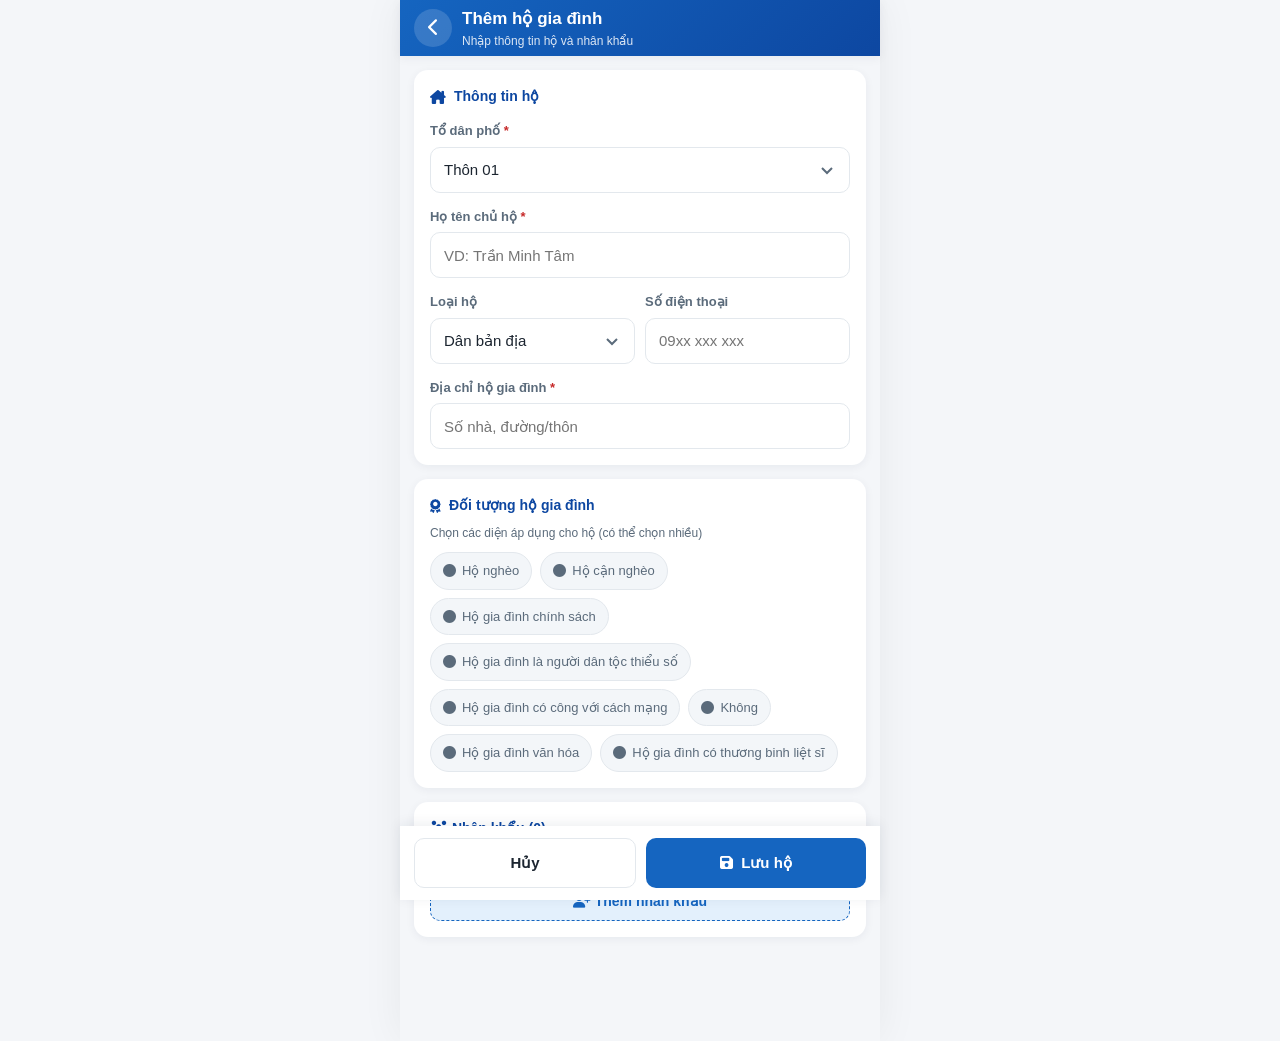
<file: ho-gia-dinh-form.html>
<!DOCTYPE html>
<html lang="vi">
<head>
  <meta charset="UTF-8" />
  <meta name="viewport" content="width=device-width, initial-scale=1.0, maximum-scale=1.0, user-scalable=no" />
  <meta name="theme-color" content="#0d47a1" />
  <title>Thông tin hộ gia đình</title>
  <link rel="stylesheet" href="https://cdnjs.cloudflare.com/ajax/libs/font-awesome/6.5.1/css/all.min.css" />
  <link rel="stylesheet" href="css/style.css" />
</head>
<body class="page-form">
  <div class="app">
    <header class="app-header">
      <a href="ho-gia-dinh.html" class="icon-btn" title="Quay lại"><i class="fa-solid fa-chevron-left"></i></a>
      <div style="flex:1">
        <div class="title" id="hdrTitle">Thêm hộ gia đình</div>
        <div class="sub" id="hdrSub">Nhập thông tin hộ và nhân khẩu</div>
      </div>
    </header>

    <main class="content">
      <form id="hoForm" autocomplete="off">
        <!-- Thông tin hộ -->
        <div class="card-form">
          <div class="form-section-title"><i class="fa-solid fa-house-chimney"></i> Thông tin hộ</div>

          <div class="form-group">
            <label>Tổ dân phố <span class="req">*</span></label>
            <select class="form-control" id="departmentId" required></select>
          </div>

          <div class="form-group">
            <label>Họ tên chủ hộ <span class="req">*</span></label>
            <input type="text" class="form-control" id="owner" placeholder="VD: Trần Minh Tâm" required />
          </div>

          <div class="form-row">
            <div class="form-group">
              <label>Loại hộ</label>
              <select class="form-control" id="familyTypeId"></select>
            </div>
            <div class="form-group">
              <label>Số điện thoại</label>
              <input type="tel" class="form-control" id="phone" placeholder="09xx xxx xxx" />
            </div>
          </div>

          <div class="form-group" style="margin-bottom:0">
            <label>Địa chỉ hộ gia đình <span class="req">*</span></label>
            <input type="text" class="form-control" id="address" placeholder="Số nhà, đường/thôn" required />
          </div>
        </div>

        <!-- Đối tượng hộ gia đình -->
        <div class="card-form">
          <div class="form-section-title"><i class="fa-solid fa-award"></i> Đối tượng hộ gia đình</div>
          <div class="hint" style="margin:-6px 0 10px;">Chọn các diện áp dụng cho hộ (có thể chọn nhiều)</div>
          <div class="check-grid" id="policyGrid"></div>
        </div>

        <!-- Nhân khẩu -->
        <div class="card-form">
          <div class="form-section-title" style="justify-content:space-between;">
            <span><i class="fa-solid fa-users"></i> Nhân khẩu (<span id="mCount">0</span>)</span>
          </div>
          <div id="memberList"></div>
          <button type="button" class="btn-add-inline" id="btnAddMember"><i class="fa-solid fa-user-plus"></i> Thêm nhân khẩu</button>
        </div>
      </form>
    </main>

    <div class="form-actions">
      <a href="ho-gia-dinh.html" class="btn btn-light">Hủy</a>
      <button type="button" class="btn btn-primary" id="btnSave"><i class="fa-solid fa-floppy-disk"></i> Lưu hộ</button>
    </div>
  </div>

  <!-- Sheet thêm/sửa nhân khẩu -->
  <div id="memberSheet" class="sheet" style="display:none;">
    <div class="sheet-backdrop" id="sheetBackdrop"></div>
    <div class="sheet-panel">
      <div class="sheet-handle"></div>
      <div class="sheet-title" id="sheetTitle">Thêm nhân khẩu</div>

      <div class="form-group">
        <label>Họ và tên <span class="req">*</span></label>
        <input type="text" class="form-control" id="mTen" placeholder="Họ tên đầy đủ" />
      </div>
      <div class="form-row">
        <div class="form-group">
          <label>Quan hệ với chủ hộ</label>
          <select class="form-control" id="mQuanHe"></select>
        </div>
        <div class="form-group">
          <label>Giới tính</label>
          <select class="form-control" id="mGioiTinh"></select>
        </div>
      </div>
      <div class="form-row">
        <div class="form-group">
          <label>Ngày sinh</label>
          <input type="date" class="form-control" id="mNgaySinh" />
        </div>
        <div class="form-group">
          <label>Dân tộc</label>
          <select class="form-control" id="mDanToc"></select>
        </div>
      </div>

      <div class="sub-divider">Giấy tờ tùy thân</div>
      <div class="form-group">
        <label>Số CCCD/CMND</label>
        <input type="text" class="form-control" id="mCccd" inputmode="numeric" placeholder="12 chữ số" />
      </div>
      <div class="form-row">
        <div class="form-group">
          <label>Ngày cấp</label>
          <input type="date" class="form-control" id="mNgayCap" />
        </div>
        <div class="form-group">
          <label>Nơi cấp</label>
          <input type="text" class="form-control" id="mNoiCap" placeholder="VD: Cục CS QLHC" />
        </div>
      </div>

      <div class="sub-divider">Học vấn &amp; nghề nghiệp</div>
      <div class="form-row">
        <div class="form-group">
          <label>Học vấn</label>
          <select class="form-control" id="mHocVan"></select>
        </div>
        <div class="form-group">
          <label>Chuyên môn</label>
          <select class="form-control" id="mChuyenMon"></select>
        </div>
      </div>
      <div class="form-row">
        <div class="form-group">
          <label>Nghề nghiệp</label>
          <select class="form-control" id="mNghe"></select>
        </div>
        <div class="form-group">
          <label>Tôn giáo</label>
          <select class="form-control" id="mTonGiao"></select>
        </div>
      </div>
      <div class="form-group">
        <label>Nhóm máu</label>
        <select class="form-control" id="mNhomMau"></select>
      </div>

      <div class="sub-divider">Khác</div>
      <label class="check-row">
        <input type="checkbox" id="mDangVien" /> <span>Là Đảng viên</span>
      </label>
      <div class="form-group" style="margin-top:8px;">
        <label>Đối tượng chính sách cá nhân</label>
        <div class="check-grid" id="mPolicyGrid"></div>
      </div>

      <div style="display:flex; gap:10px; margin-top:14px;">
        <button type="button" class="btn btn-light" style="flex:1" id="sheetCancel">Hủy</button>
        <button type="button" class="btn btn-primary" style="flex:1" id="sheetSave">Lưu nhân khẩu</button>
      </div>
    </div>
  </div>

  <script src="js/data.js"></script>
  <script>
    let members = [];
    let editingIndex = -1;
    let policySelected = new Set();
    let mPolicySelected = new Set();

    // Đổ select danh mục thông tin hộ
    fillSelect(document.getElementById("departmentId"), "toDanPho", TDP_INFO.departmentId);
    fillSelect(document.getElementById("familyTypeId"), "loaiHo", 1);

    // Lưới đối tượng hộ
    function renderPolicyGrid() {
      document.getElementById("policyGrid").innerHTML = DM.doiTuongHo.map((x) => `
        <label class="check-chip ${policySelected.has(x.id) ? "on" : ""}" data-id="${x.id}">
          <i class="fa-solid ${policySelected.has(x.id) ? "fa-circle-check" : "fa-circle"}"></i> ${x.ten}
        </label>`).join("");
    }
    document.getElementById("policyGrid").addEventListener("click", (e) => {
      const c = e.target.closest(".check-chip"); if (!c) return;
      const id = Number(c.dataset.id);
      policySelected.has(id) ? policySelected.delete(id) : policySelected.add(id);
      renderPolicyGrid();
    });

    // Nạp dữ liệu nếu sửa
    const id = layThamSo("id");
    if (id) {
      const ho = timHo(id);
      if (ho) {
        document.getElementById("hdrTitle").textContent = "Sửa hộ gia đình";
        document.getElementById("hdrSub").textContent = ho.Owner;
        document.getElementById("owner").value = ho.Owner;
        document.getElementById("phone").value = ho.Phone || "";
        document.getElementById("address").value = ho.Address || "";
        fillSelect(document.getElementById("departmentId"), "toDanPho", ho.DepartmentId);
        fillSelect(document.getElementById("familyTypeId"), "loaiHo", ho.FamilyTypeId);
        policySelected = new Set(ho.policyTypeIds || []);
        members = JSON.parse(JSON.stringify(ho.members || []));
      }
    }
    renderPolicyGrid();

    function renderMembers() {
      document.getElementById("mCount").textContent = members.length;
      const box = document.getElementById("memberList");
      if (!members.length) {
        box.innerHTML = '<div class="hint" style="margin-bottom:10px;">Chưa có nhân khẩu. Bấm nút bên dưới để thêm.</div>';
        return;
      }
      box.innerHTML = members.map((m, i) => {
        const t = tuoi(m.DateOfBirth);
        return `
        <div class="member-item" data-i="${i}">
          <div class="mi-head">
            <div class="mi-name">${m.FullName} <span class="badge gray">${tenDM("quanHe", m.RelationshipId)}</span></div>
            <button type="button" class="del" data-del="${i}" title="Xóa"><i class="fa-solid fa-trash-can"></i></button>
          </div>
          <div class="mi-meta">${tenDM("gioiTinh", m.SexId)} · ${dinhDangNgay(m.DateOfBirth)}${t !== null ? " (" + t + "t)" : ""} · ${tenDM("ngheNghiep", m.JobId) || "—"}</div>
          ${m.IdentityId ? `<div class="mi-meta"><i class="fa-solid fa-id-card"></i> ${m.IdentityId}</div>` : ""}
        </div>`;
      }).join("");
    }

    /* ----- Sheet ----- */
    function fillMemberSelects() {
      fillSelect(document.getElementById("mQuanHe"), "quanHe");
      fillSelect(document.getElementById("mGioiTinh"), "gioiTinh");
      fillSelect(document.getElementById("mDanToc"), "danToc");
      fillSelect(document.getElementById("mHocVan"), "hocVan", "", "—");
      fillSelect(document.getElementById("mChuyenMon"), "chuyenMon", "", "—");
      fillSelect(document.getElementById("mNghe"), "ngheNghiep", "", "—");
      fillSelect(document.getElementById("mTonGiao"), "tonGiao");
      fillSelect(document.getElementById("mNhomMau"), "nhomMau", "", "—");
    }
    function renderMPolicy() {
      document.getElementById("mPolicyGrid").innerHTML = DM.doiTuongCaNhan.map((x) => `
        <label class="check-chip ${mPolicySelected.has(x.id) ? "on" : ""}" data-id="${x.id}">
          <i class="fa-solid ${mPolicySelected.has(x.id) ? "fa-circle-check" : "fa-circle"}"></i> ${x.ten}
        </label>`).join("");
    }
    document.getElementById("mPolicyGrid").addEventListener("click", (e) => {
      const c = e.target.closest(".check-chip"); if (!c) return;
      const id = Number(c.dataset.id);
      mPolicySelected.has(id) ? mPolicySelected.delete(id) : mPolicySelected.add(id);
      renderMPolicy();
    });

    function openSheet(index) {
      editingIndex = index;
      const m = index >= 0 ? members[index] : null;
      fillMemberSelects();
      mPolicySelected = new Set(m && m.personalPolicyIds ? m.personalPolicyIds : []);
      renderMPolicy();
      document.getElementById("sheetTitle").textContent = m ? "Sửa nhân khẩu" : "Thêm nhân khẩu";
      document.getElementById("mTen").value = m ? m.FullName : "";
      document.getElementById("mQuanHe").value = m ? m.RelationshipId : (members.length === 0 ? 1 : 4);
      document.getElementById("mGioiTinh").value = m ? m.SexId : 2;
      document.getElementById("mNgaySinh").value = m ? (m.DateOfBirth || "") : "";
      document.getElementById("mDanToc").value = m ? (m.RaceId || 1) : 1;
      document.getElementById("mCccd").value = m ? (m.IdentityId || "") : "";
      document.getElementById("mNgayCap").value = m ? (m.IdentityDate || "") : "";
      document.getElementById("mNoiCap").value = m ? (m.IndetityLocation || "") : "";
      document.getElementById("mHocVan").value = m ? (m.EducationId || "") : "";
      document.getElementById("mChuyenMon").value = m ? (m.SpecialisationId || "") : "";
      document.getElementById("mNghe").value = m ? (m.JobId || "") : "";
      document.getElementById("mTonGiao").value = m ? (m.ReligionId || 1) : 1;
      document.getElementById("mNhomMau").value = m ? (m.BloodTypeId || "") : "";
      document.getElementById("mDangVien").checked = m ? !!m.isCommunist : false;
      document.getElementById("memberSheet").style.display = "block";
      document.querySelector(".sheet-panel").scrollTop = 0;
    }
    function closeSheet() { document.getElementById("memberSheet").style.display = "none"; }

    document.getElementById("btnAddMember").addEventListener("click", () => openSheet(-1));
    document.getElementById("sheetCancel").addEventListener("click", closeSheet);
    document.getElementById("sheetBackdrop").addEventListener("click", closeSheet);

    document.getElementById("memberList").addEventListener("click", (e) => {
      const del = e.target.closest("[data-del]");
      if (del) {
        e.stopPropagation();
        if (confirm("Xóa nhân khẩu này?")) { members.splice(Number(del.dataset.del), 1); renderMembers(); }
        return;
      }
      const item = e.target.closest(".member-item");
      if (item) openSheet(Number(item.dataset.i));
    });

    document.getElementById("sheetSave").addEventListener("click", () => {
      const ten = document.getElementById("mTen").value.trim();
      if (!ten) { alert("Vui lòng nhập họ tên nhân khẩu."); return; }
      const m = {
        FullName: ten,
        RelationshipId: Number(document.getElementById("mQuanHe").value),
        SexId: Number(document.getElementById("mGioiTinh").value),
        DateOfBirth: document.getElementById("mNgaySinh").value,
        RaceId: Number(document.getElementById("mDanToc").value),
        IdentityId: document.getElementById("mCccd").value.trim(),
        IdentityDate: document.getElementById("mNgayCap").value,
        IndetityLocation: document.getElementById("mNoiCap").value.trim(),
        EducationId: Number(document.getElementById("mHocVan").value) || null,
        SpecialisationId: Number(document.getElementById("mChuyenMon").value) || null,
        JobId: Number(document.getElementById("mNghe").value) || null,
        ReligionId: Number(document.getElementById("mTonGiao").value),
        BloodTypeId: Number(document.getElementById("mNhomMau").value) || null,
        isCommunist: document.getElementById("mDangVien").checked,
        personalPolicyIds: [...mPolicySelected],
      };
      if (editingIndex >= 0) members[editingIndex] = m; else members.push(m);
      closeSheet();
      renderMembers();
    });

    document.getElementById("btnSave").addEventListener("click", () => {
      const owner = document.getElementById("owner").value.trim();
      const address = document.getElementById("address").value.trim();
      if (!owner || !address) { alert("Vui lòng nhập Họ tên chủ hộ và Địa chỉ."); return; }
      alert("✅ Đã lưu hộ \"" + owner + "\"\n• Tổ: " + document.getElementById("departmentId").selectedOptions[0].text +
            "\n• Nhân khẩu: " + members.length +
            "\n• Đối tượng hộ: " + ([...policySelected].map((i) => tenDM("doiTuongHo", i)).join(", ") || "—") +
            "\n\n(Bản mẫu — sẽ ghi vào DB tdp_dn: family, family_member/user, family_policy_object khi nối backend.)");
      location.href = "ho-gia-dinh.html";
    });

    renderMembers();
  </script>
</body>
</html>
</file>
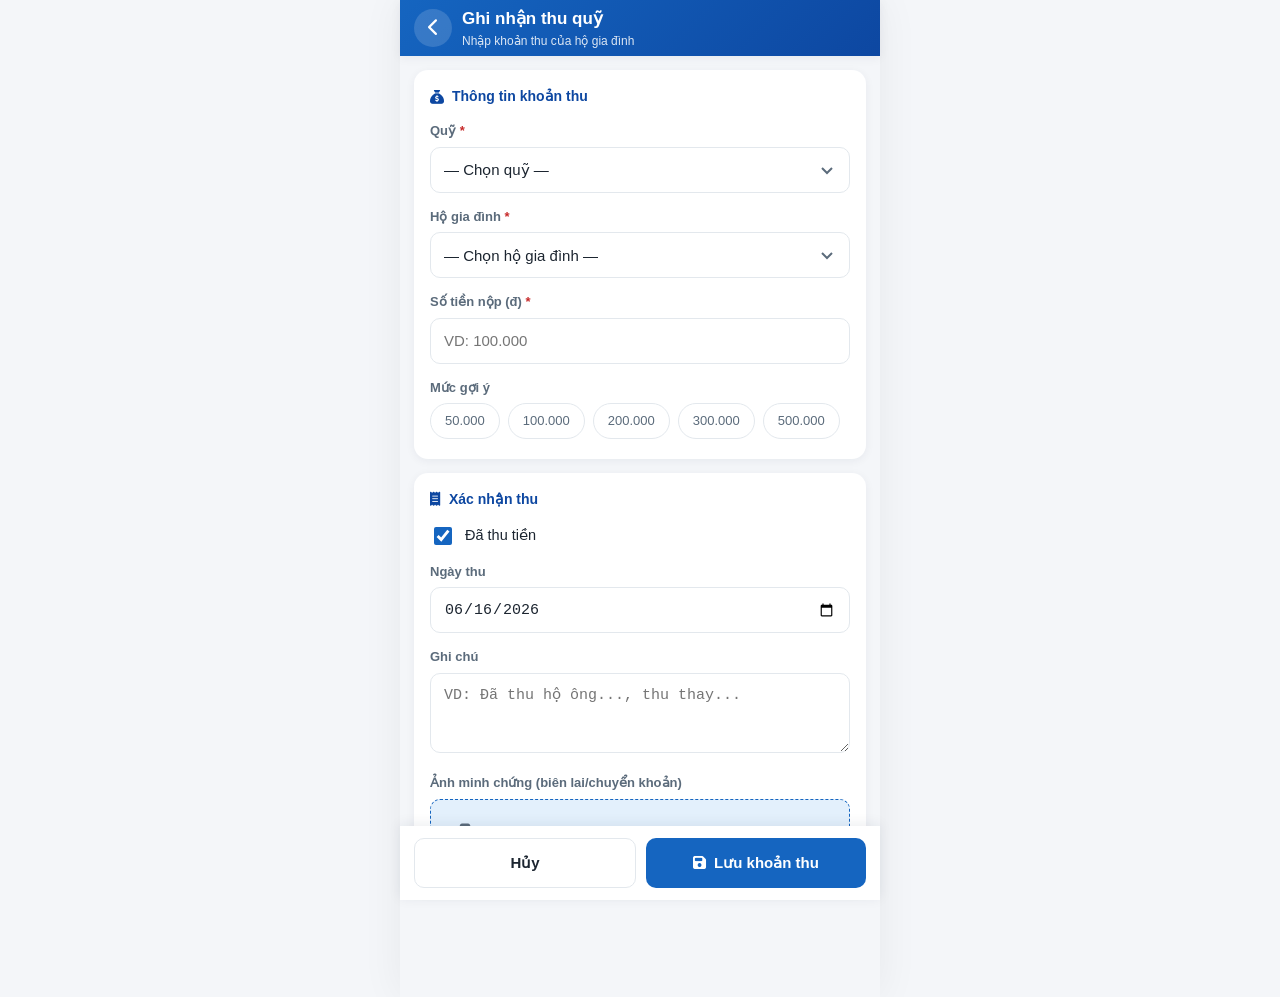
<file: thu-quy-form.html>
<!DOCTYPE html>
<html lang="vi">
<head>
  <meta charset="UTF-8" />
  <meta name="viewport" content="width=device-width, initial-scale=1.0, maximum-scale=1.0, user-scalable=no" />
  <meta name="theme-color" content="#0d47a1" />
  <title>Ghi nhận thu quỹ</title>
  <link rel="stylesheet" href="https://cdnjs.cloudflare.com/ajax/libs/font-awesome/6.5.1/css/all.min.css" />
  <link rel="stylesheet" href="css/style.css" />
</head>
<body class="page-form">
  <div class="app">
    <header class="app-header">
      <a href="thu-quy.html" class="icon-btn" title="Quay lại"><i class="fa-solid fa-chevron-left"></i></a>
      <div style="flex:1">
        <div class="title" id="hdrTitle">Ghi nhận thu quỹ</div>
        <div class="sub">Nhập khoản thu của hộ gia đình</div>
      </div>
    </header>

    <main class="content">
      <form id="quyForm" autocomplete="off">
        <div class="card-form">
          <div class="form-section-title"><i class="fa-solid fa-sack-dollar"></i> Thông tin khoản thu</div>

          <div class="form-group">
            <label>Quỹ <span class="req">*</span></label>
            <select class="form-control" id="fundId" required></select>
          </div>

          <div class="form-group">
            <label>Hộ gia đình <span class="req">*</span></label>
            <select class="form-control" id="familyId" required></select>
          </div>

          <div class="form-group">
            <label>Số tiền nộp (đ) <span class="req">*</span></label>
            <input type="text" class="form-control" id="soTien" inputmode="numeric" placeholder="VD: 100.000" />
            <div class="hint" id="dinhMucHint"></div>
          </div>

          <div class="form-group" style="margin-bottom:0">
            <label>Mức gợi ý</label>
            <div class="chip-row" id="quickAmount" style="margin-bottom:0;">
              <div class="chip" data-v="50000">50.000</div>
              <div class="chip" data-v="100000">100.000</div>
              <div class="chip" data-v="200000">200.000</div>
              <div class="chip" data-v="300000">300.000</div>
              <div class="chip" data-v="500000">500.000</div>
            </div>
          </div>
        </div>

        <div class="card-form">
          <div class="form-section-title"><i class="fa-solid fa-receipt"></i> Xác nhận thu</div>

          <label class="check-row" style="margin-bottom:14px;">
            <input type="checkbox" id="isCollected" checked /> <span>Đã thu tiền</span>
          </label>

          <div class="form-group" id="ngayThuGroup">
            <label>Ngày thu</label>
            <input type="date" class="form-control" id="ngayThu" value="2026-06-16" />
          </div>

          <div class="form-group">
            <label>Ghi chú</label>
            <textarea class="form-control" id="ghiChu" placeholder="VD: Đã thu hộ ông..., thu thay..."></textarea>
          </div>

          <div class="form-group" style="margin-bottom:0">
            <label>Ảnh minh chứng (biên lai/chuyển khoản)</label>
            <label class="upload-box" for="anhFile">
              <i class="fa-solid fa-camera"></i>
              <span id="uploadText">Chụp ảnh hoặc chọn từ thư viện</span>
            </label>
            <input type="file" id="anhFile" accept="image/*" capture="environment" hidden />
          </div>
        </div>
      </form>
    </main>

    <div class="form-actions">
      <a href="thu-quy.html" class="btn btn-light">Hủy</a>
      <button type="button" class="btn btn-primary" id="btnSave"><i class="fa-solid fa-floppy-disk"></i> Lưu khoản thu</button>
    </div>
  </div>

  <script src="js/data.js"></script>
  <script>
    const selFund = document.getElementById("fundId");
    selFund.innerHTML = '<option value="">— Chọn quỹ —</option>' +
      FUND.filter((f) => f.IsActive).map((f) => `<option value="${f.Id}">${f.FundName}</option>`).join("");

    const selFam = document.getElementById("familyId");
    selFam.innerHTML = '<option value="">— Chọn hộ gia đình —</option>' +
      FAMILY.map((f) => `<option value="${f.Id}">${f.Owner} — ${f.Address}</option>`).join("");

    const inpTien = document.getElementById("soTien");
    inpTien.addEventListener("input", () => {
      const num = inpTien.value.replace(/\D/g, "");
      inpTien.value = num ? Number(num).toLocaleString("vi-VN") : "";
    });

    // Gợi ý định mức theo quỹ
    selFund.addEventListener("change", () => {
      const f = FUND.find((x) => x.Id === Number(selFund.value));
      document.getElementById("dinhMucHint").textContent =
        f ? "Định mức quỹ: " + dinhDangTien(f.TotalAmount) + "/hộ · Hạn: " + dinhDangNgay(f.Deadline) : "";
    });

    document.getElementById("quickAmount").addEventListener("click", (e) => {
      const chip = e.target.closest(".chip"); if (!chip) return;
      document.querySelectorAll("#quickAmount .chip").forEach((c) => c.classList.remove("active"));
      chip.classList.add("active");
      inpTien.value = Number(chip.dataset.v).toLocaleString("vi-VN");
    });

    document.getElementById("isCollected").addEventListener("change", (e) => {
      document.getElementById("ngayThuGroup").style.display = e.target.checked ? "block" : "none";
    });

    document.getElementById("anhFile").addEventListener("change", (e) => {
      const f = e.target.files[0];
      document.getElementById("uploadText").textContent = f ? f.name : "Chụp ảnh hoặc chọn từ thư viện";
    });

    // Chế độ sửa
    const id = layThamSo("id");
    if (id) {
      const c = COLLECT.find((x) => x.Id === Number(id));
      if (c) {
        document.getElementById("hdrTitle").textContent = "Sửa khoản thu";
        selFund.value = c.FundId;
        selFam.value = c.FamilyId;
        selFund.dispatchEvent(new Event("change"));
        inpTien.value = (c.SubmittedAmount || 0).toLocaleString("vi-VN");
        document.getElementById("isCollected").checked = !!c.IsCollected;
        document.getElementById("ngayThuGroup").style.display = c.IsCollected ? "block" : "none";
        if (c.CollectedDate) document.getElementById("ngayThu").value = c.CollectedDate;
        document.getElementById("ghiChu").value = c.Description || "";
      }
    }

    document.getElementById("btnSave").addEventListener("click", () => {
      const fund = selFund.value, fam = selFam.value;
      const tien = inpTien.value.replace(/\D/g, "");
      if (!fund) { alert("Vui lòng chọn quỹ."); return; }
      if (!fam) { alert("Vui lòng chọn hộ gia đình."); return; }
      if (!tien || Number(tien) <= 0) { alert("Vui lòng nhập số tiền hợp lệ."); return; }
      const da = document.getElementById("isCollected").checked;
      alert("✅ Đã lưu khoản thu:\n• Quỹ: " + tenQuy(fund) +
            "\n• Hộ: " + tenHo(fam) +
            "\n• Số tiền: " + Number(tien).toLocaleString("vi-VN") + " đ" +
            "\n• Trạng thái: " + (da ? "Đã thu (" + dinhDangNgay(document.getElementById("ngayThu").value) + ")" : "Chưa thu") +
            "\n\n(Bản mẫu — sẽ ghi vào bảng collect trong DB tdp_dn khi nối backend.)");
      location.href = "thu-quy.html";
    });
  </script>
</body>
</html>
</file>
<file: css/style.css>
/* ===== TDP - Hệ thống thiết kế dùng chung (mobile-first) ===== */
:root {
  --primary: #1565c0;
  --primary-dark: #0d47a1;
  --primary-light: #e3f0fc;
  --accent: #00897b;
  --success: #2e7d32;
  --success-bg: #e6f4ea;
  --warning: #ef6c00;
  --warning-bg: #fff3e0;
  --danger: #c62828;
  --danger-bg: #fdeaea;
  --text: #1c2530;
  --text-soft: #5b6b7b;
  --line: #e3e8ed;
  --bg: #f4f6f9;
  --card: #ffffff;
  --radius: 14px;
  --radius-sm: 10px;
  --shadow: 0 2px 10px rgba(20, 40, 70, 0.06);
  --shadow-up: 0 -2px 12px rgba(20, 40, 70, 0.08);
  --header-h: 56px;
  --nav-h: 62px;
  --maxw: 480px;
}

* { box-sizing: border-box; -webkit-tap-highlight-color: transparent; }

html, body {
  margin: 0;
  padding: 0;
  font-family: "Segoe UI", Roboto, "Helvetica Neue", Arial, sans-serif;
  background: var(--bg);
  color: var(--text);
  font-size: 15px;
  line-height: 1.5;
}

/* Khung điện thoại căn giữa trên màn lớn */
.app {
  max-width: var(--maxw);
  margin: 0 auto;
  min-height: 100vh;
  background: var(--bg);
  position: relative;
  box-shadow: 0 0 40px rgba(0, 0, 0, 0.06);
}

/* ===== Header ===== */
.app-header {
  position: sticky;
  top: 0;
  z-index: 50;
  height: var(--header-h);
  background: linear-gradient(135deg, var(--primary), var(--primary-dark));
  color: #fff;
  display: flex;
  align-items: center;
  gap: 10px;
  padding: 0 14px;
  box-shadow: var(--shadow);
}
.app-header .title {
  font-size: 17px;
  font-weight: 600;
  flex: 1;
  white-space: nowrap;
  overflow: hidden;
  text-overflow: ellipsis;
}
.app-header .sub {
  font-size: 12px;
  opacity: 0.85;
  font-weight: 400;
}
.icon-btn {
  background: rgba(255, 255, 255, 0.15);
  border: none;
  color: #fff;
  width: 38px;
  height: 38px;
  border-radius: 50%;
  font-size: 18px;
  display: flex;
  align-items: center;
  justify-content: center;
  cursor: pointer;
  text-decoration: none;
  flex-shrink: 0;
}
.icon-btn:active { background: rgba(255, 255, 255, 0.3); }

/* ===== Nội dung ===== */
.content {
  padding: 14px;
  padding-bottom: calc(var(--nav-h) + 20px);
}
.page-form .content { padding-bottom: 90px; }

.section-title {
  font-size: 13px;
  font-weight: 700;
  text-transform: uppercase;
  letter-spacing: 0.4px;
  color: var(--text-soft);
  margin: 18px 2px 8px;
}

/* ===== Thẻ thống kê (dashboard) ===== */
.stat-grid {
  display: grid;
  grid-template-columns: 1fr 1fr;
  gap: 12px;
}
.stat-card {
  background: var(--card);
  border-radius: var(--radius);
  padding: 14px;
  box-shadow: var(--shadow);
  display: flex;
  flex-direction: column;
  gap: 4px;
}
.stat-card .ico {
  width: 40px;
  height: 40px;
  border-radius: 11px;
  display: flex;
  align-items: center;
  justify-content: center;
  font-size: 20px;
  margin-bottom: 6px;
}
.stat-card .num { font-size: 24px; font-weight: 700; line-height: 1.1; }
.stat-card .lbl { font-size: 12.5px; color: var(--text-soft); }
.ico.blue { background: var(--primary-light); color: var(--primary); }
.ico.green { background: var(--success-bg); color: var(--success); }
.ico.orange { background: var(--warning-bg); color: var(--warning); }
.ico.teal { background: #e0f2f1; color: var(--accent); }

/* ===== Hàng thống kê đối tượng (icon + nhãn + số) ===== */
.stat-row {
  display: flex;
  align-items: center;
  gap: 12px;
  padding: 12px 14px;
  background: var(--card);
  border-bottom: 1px solid var(--line);
}
.stat-row:last-child { border-bottom: none; }
.stat-row .ico {
  width: 40px; height: 40px;
  border-radius: 11px;
  display: flex; align-items: center; justify-content: center;
  font-size: 18px; flex-shrink: 0;
}
.stat-row .sr-body { flex: 1; min-width: 0; }
.stat-row .sr-title { font-weight: 600; font-size: 14.5px; }
.stat-row .sr-desc { font-size: 12.5px; color: var(--text-soft); }
.stat-row .sr-num {
  font-size: 22px;
  font-weight: 700;
  color: var(--primary-dark);
  min-width: 28px;
  text-align: right;
}
.stat-row .sr-num.zero { color: #c2ccd6; }

/* ===== Thẻ chung ===== */
.card {
  background: var(--card);
  border-radius: var(--radius);
  box-shadow: var(--shadow);
  overflow: hidden;
}
.card + .card { margin-top: 12px; }

/* Thanh tiến độ thu quỹ */
.progress-card { padding: 16px; }
.progress-card .row {
  display: flex;
  justify-content: space-between;
  align-items: baseline;
  margin-bottom: 10px;
}
.progress-card .amount { font-size: 22px; font-weight: 700; color: var(--success); }
.progress-bar {
  height: 10px;
  border-radius: 6px;
  background: #eef1f5;
  overflow: hidden;
}
.progress-bar > span {
  display: block;
  height: 100%;
  border-radius: 6px;
  background: linear-gradient(90deg, var(--accent), var(--success));
}
.progress-meta {
  display: flex;
  justify-content: space-between;
  font-size: 12.5px;
  color: var(--text-soft);
  margin-top: 8px;
}

/* ===== Danh sách (list items) ===== */
.list-item {
  display: flex;
  align-items: center;
  gap: 12px;
  padding: 13px 14px;
  background: var(--card);
  text-decoration: none;
  color: inherit;
  border-bottom: 1px solid var(--line);
}
.list-item:last-child { border-bottom: none; }
.list-item:active { background: #f7f9fb; }
.avatar {
  width: 44px;
  height: 44px;
  border-radius: 12px;
  background: var(--primary-light);
  color: var(--primary);
  display: flex;
  align-items: center;
  justify-content: center;
  font-weight: 700;
  font-size: 16px;
  flex-shrink: 0;
}
.avatar.blue { background: var(--primary-light); color: var(--primary); }
.avatar.green { background: var(--success-bg); color: var(--success); }
.avatar.orange { background: var(--warning-bg); color: var(--warning); }
.avatar.teal { background: #e0f2f1; color: var(--accent); }

/* Thẻ lời chào (hero) */
.hero {
  padding: 18px;
  background: linear-gradient(135deg, var(--primary), var(--primary-dark));
  color: #fff;
}
.hero-sub { font-size: 13px; opacity: .9; }
.hero-name { font-size: 20px; font-weight: 700; margin-top: 2px; }
.hero-addr { font-size: 13px; opacity: .92; margin-top: 6px; }
.list-item .li-body { flex: 1; min-width: 0; }
.list-item .li-title {
  font-weight: 600;
  font-size: 15px;
  white-space: nowrap;
  overflow: hidden;
  text-overflow: ellipsis;
}
.list-item .li-sub {
  font-size: 13px;
  color: var(--text-soft);
  white-space: nowrap;
  overflow: hidden;
  text-overflow: ellipsis;
}
.list-item .chev { color: #c2ccd6; font-size: 18px; }

/* ===== Badge ===== */
.badge {
  display: inline-flex;
  align-items: center;
  gap: 4px;
  font-size: 11.5px;
  font-weight: 600;
  padding: 3px 9px;
  border-radius: 999px;
  white-space: nowrap;
}
.badge.green { background: var(--success-bg); color: var(--success); }
.badge.orange { background: var(--warning-bg); color: var(--warning); }
.badge.blue { background: var(--primary-light); color: var(--primary); }
.badge.gray { background: #eceff3; color: var(--text-soft); }

/* ===== Thanh tìm kiếm + lọc ===== */
.search-bar {
  display: flex;
  gap: 8px;
  margin-bottom: 12px;
}
.search-input {
  flex: 1;
  display: flex;
  align-items: center;
  gap: 8px;
  background: var(--card);
  border: 1px solid var(--line);
  border-radius: var(--radius-sm);
  padding: 0 12px;
  height: 42px;
}
.search-input input {
  border: none;
  outline: none;
  flex: 1;
  font-size: 14.5px;
  background: transparent;
}
.chip-row {
  display: flex;
  gap: 8px;
  overflow-x: auto;
  padding-bottom: 4px;
  margin-bottom: 12px;
  -ms-overflow-style: none;
  scrollbar-width: none;
}
.chip-row::-webkit-scrollbar { display: none; }
.chip {
  flex-shrink: 0;
  padding: 7px 14px;
  border-radius: 999px;
  background: var(--card);
  border: 1px solid var(--line);
  font-size: 13px;
  color: var(--text-soft);
  cursor: pointer;
  font-weight: 500;
}
.chip.active {
  background: var(--primary);
  color: #fff;
  border-color: var(--primary);
}

/* ===== Form ===== */
.form-group { margin-bottom: 14px; }
.form-group label {
  display: block;
  font-size: 13px;
  font-weight: 600;
  color: var(--text-soft);
  margin-bottom: 6px;
}
.form-group label .req { color: var(--danger); }
.form-control {
  width: 100%;
  height: 46px;
  border: 1px solid var(--line);
  border-radius: var(--radius-sm);
  padding: 0 13px;
  font-size: 15px;
  background: var(--card);
  color: var(--text);
  outline: none;
}
textarea.form-control { height: auto; padding: 11px 13px; resize: vertical; min-height: 80px; }
select.form-control { appearance: none; background-image: url("data:image/svg+xml;utf8,<svg xmlns='http://www.w3.org/2000/svg' width='20' height='20' fill='none' stroke='%235b6b7b' stroke-width='2'><path d='M5 8l5 5 5-5'/></svg>"); background-repeat: no-repeat; background-position: right 12px center; padding-right: 38px; }
.form-control:focus { border-color: var(--primary); box-shadow: 0 0 0 3px var(--primary-light); }
.form-row { display: grid; grid-template-columns: 1fr 1fr; gap: 10px; }

.card-form {
  background: var(--card);
  border-radius: var(--radius);
  box-shadow: var(--shadow);
  padding: 16px;
  margin-bottom: 14px;
}
.card-form .form-section-title {
  font-size: 14px;
  font-weight: 700;
  color: var(--primary-dark);
  margin: 0 0 14px;
  display: flex;
  align-items: center;
  gap: 8px;
}

/* Thành viên hộ */
.member-item {
  border: 1px solid var(--line);
  border-radius: var(--radius-sm);
  padding: 12px;
  margin-bottom: 10px;
  position: relative;
}
.member-item .mi-head {
  display: flex;
  justify-content: space-between;
  align-items: center;
  margin-bottom: 4px;
}
.member-item .mi-name { font-weight: 600; }
.member-item .mi-meta { font-size: 13px; color: var(--text-soft); }
.member-item .del {
  background: var(--danger-bg);
  color: var(--danger);
  border: none;
  width: 28px; height: 28px;
  border-radius: 8px;
  font-size: 16px;
  cursor: pointer;
}
.btn-add-inline {
  width: 100%;
  border: 1.5px dashed var(--primary);
  background: var(--primary-light);
  color: var(--primary);
  border-radius: var(--radius-sm);
  padding: 11px;
  font-size: 14px;
  font-weight: 600;
  cursor: pointer;
}

/* ===== Nút ===== */
.btn {
  display: inline-flex;
  align-items: center;
  justify-content: center;
  gap: 8px;
  border: none;
  border-radius: var(--radius-sm);
  font-size: 15px;
  font-weight: 600;
  padding: 13px 18px;
  cursor: pointer;
  text-decoration: none;
}
.btn-primary { background: var(--primary); color: #fff; }
.btn-primary:active { background: var(--primary-dark); }
.btn-block { width: 100%; }
.btn-light { background: var(--card); color: var(--text); border: 1px solid var(--line); }

/* Thanh hành động dính dưới (trong form) */
.form-actions {
  position: fixed;
  bottom: 0;
  left: 0;
  right: 0;
  max-width: var(--maxw);
  margin: 0 auto;
  background: var(--card);
  padding: 12px 14px;
  box-shadow: var(--shadow-up);
  display: flex;
  gap: 10px;
  z-index: 40;
}
.form-actions .btn { flex: 1; }

/* ===== Nút nổi (FAB) ===== */
.fab {
  position: fixed;
  bottom: calc(var(--nav-h) + 16px);
  right: calc(50% - var(--maxw) / 2 + 16px);
  width: 54px;
  height: 54px;
  border-radius: 50%;
  background: var(--primary);
  color: #fff;
  font-size: 28px;
  border: none;
  box-shadow: 0 6px 18px rgba(21, 101, 192, 0.4);
  display: flex;
  align-items: center;
  justify-content: center;
  text-decoration: none;
  z-index: 45;
}
@media (max-width: 520px) { .fab { right: 16px; } }

/* ===== Thanh tab dưới ===== */
.bottom-nav {
  position: fixed;
  bottom: 0;
  left: 0;
  right: 0;
  max-width: var(--maxw);
  margin: 0 auto;
  height: var(--nav-h);
  background: var(--card);
  box-shadow: var(--shadow-up);
  display: flex;
  z-index: 50;
  border-top: 1px solid var(--line);
}
.bottom-nav a {
  flex: 1;
  display: flex;
  flex-direction: column;
  align-items: center;
  justify-content: center;
  gap: 3px;
  text-decoration: none;
  color: var(--text-soft);
  font-size: 11px;
  font-weight: 500;
  padding-top: 6px;
}
.bottom-nav a .ic { font-size: 21px; line-height: 1; }
.bottom-nav a.active { color: var(--primary); }

/* ===== Tổng hợp / hàng số liệu ===== */
.summary-row {
  display: flex;
  background: var(--card);
  border-radius: var(--radius);
  box-shadow: var(--shadow);
  overflow: hidden;
  margin-bottom: 14px;
}
.summary-row .cell {
  flex: 1;
  padding: 14px 10px;
  text-align: center;
  border-right: 1px solid var(--line);
}
.summary-row .cell:last-child { border-right: none; }
.summary-row .cell .v { font-size: 18px; font-weight: 700; }
.summary-row .cell .v.green { color: var(--success); }
.summary-row .cell .v.orange { color: var(--warning); }
.summary-row .cell .k { font-size: 12px; color: var(--text-soft); margin-top: 2px; }

/* Hàng thu quỹ */
.fund-item {
  display: flex;
  align-items: center;
  gap: 12px;
  padding: 13px 14px;
  background: var(--card);
  border-bottom: 1px solid var(--line);
}
.fund-item:last-child { border-bottom: none; }
.fund-item .fi-body { flex: 1; min-width: 0; }
.fund-item .fi-title { font-weight: 600; font-size: 14.5px; }
.fund-item .fi-sub { font-size: 12.5px; color: var(--text-soft); }
.fund-item .fi-right { text-align: right; }
.fund-item .fi-amount { font-weight: 700; font-size: 15px; }

.empty {
  text-align: center;
  color: var(--text-soft);
  padding: 40px 20px;
  font-size: 14px;
}
.empty .big { font-size: 40px; margin-bottom: 8px; }

.hint { font-size: 12px; color: var(--text-soft); margin-top: 4px; }
.mt0 { margin-top: 0; }

/* ===== Lưới chọn nhiều (đối tượng hộ / chính sách) ===== */
.check-grid { display: flex; flex-wrap: wrap; gap: 8px; }
.check-chip {
  display: inline-flex;
  align-items: center;
  gap: 6px;
  font-size: 13px;
  padding: 8px 12px;
  border-radius: 999px;
  background: #f3f6f9;
  border: 1px solid var(--line);
  color: var(--text-soft);
  cursor: pointer;
  user-select: none;
}
.check-chip i { font-size: 13px; }
.check-chip.on {
  background: var(--success-bg);
  border-color: var(--success);
  color: var(--success);
  font-weight: 600;
}
.check-row {
  display: flex;
  align-items: center;
  gap: 10px;
  font-size: 14.5px;
  cursor: pointer;
}
.check-row input { width: 18px; height: 18px; accent-color: var(--primary); }

.sub-divider {
  font-size: 12px;
  font-weight: 700;
  text-transform: uppercase;
  letter-spacing: .4px;
  color: var(--primary);
  margin: 16px 0 10px;
  padding-bottom: 6px;
  border-bottom: 1px dashed var(--line);
}

/* ===== Bottom sheet ===== */
.sheet { position: fixed; inset: 0; z-index: 100; }
.sheet-backdrop { position: absolute; inset: 0; background: rgba(0, 0, 0, .45); }
.sheet-panel {
  position: absolute;
  bottom: 0; left: 0; right: 0;
  max-width: var(--maxw);
  margin: 0 auto;
  background: #fff;
  border-radius: 18px 18px 0 0;
  padding: 16px 18px 22px;
  max-height: 90vh;
  overflow: auto;
  animation: sheetUp .22s ease;
}
@keyframes sheetUp { from { transform: translateY(100%); } to { transform: translateY(0); } }
.sheet-handle { width: 40px; height: 4px; background: #d6dde4; border-radius: 2px; margin: 0 auto 14px; }
.sheet-title { font-size: 16px; font-weight: 700; margin-bottom: 14px; }

/* ===== Ô tải ảnh ===== */
.upload-box {
  display: flex;
  flex-direction: column;
  align-items: center;
  justify-content: center;
  gap: 8px;
  border: 1.5px dashed var(--primary);
  background: var(--primary-light);
  color: var(--primary);
  border-radius: var(--radius-sm);
  padding: 22px;
  font-size: 13.5px;
  font-weight: 500;
  cursor: pointer;
}
.upload-box i { font-size: 24px; }
</file>
